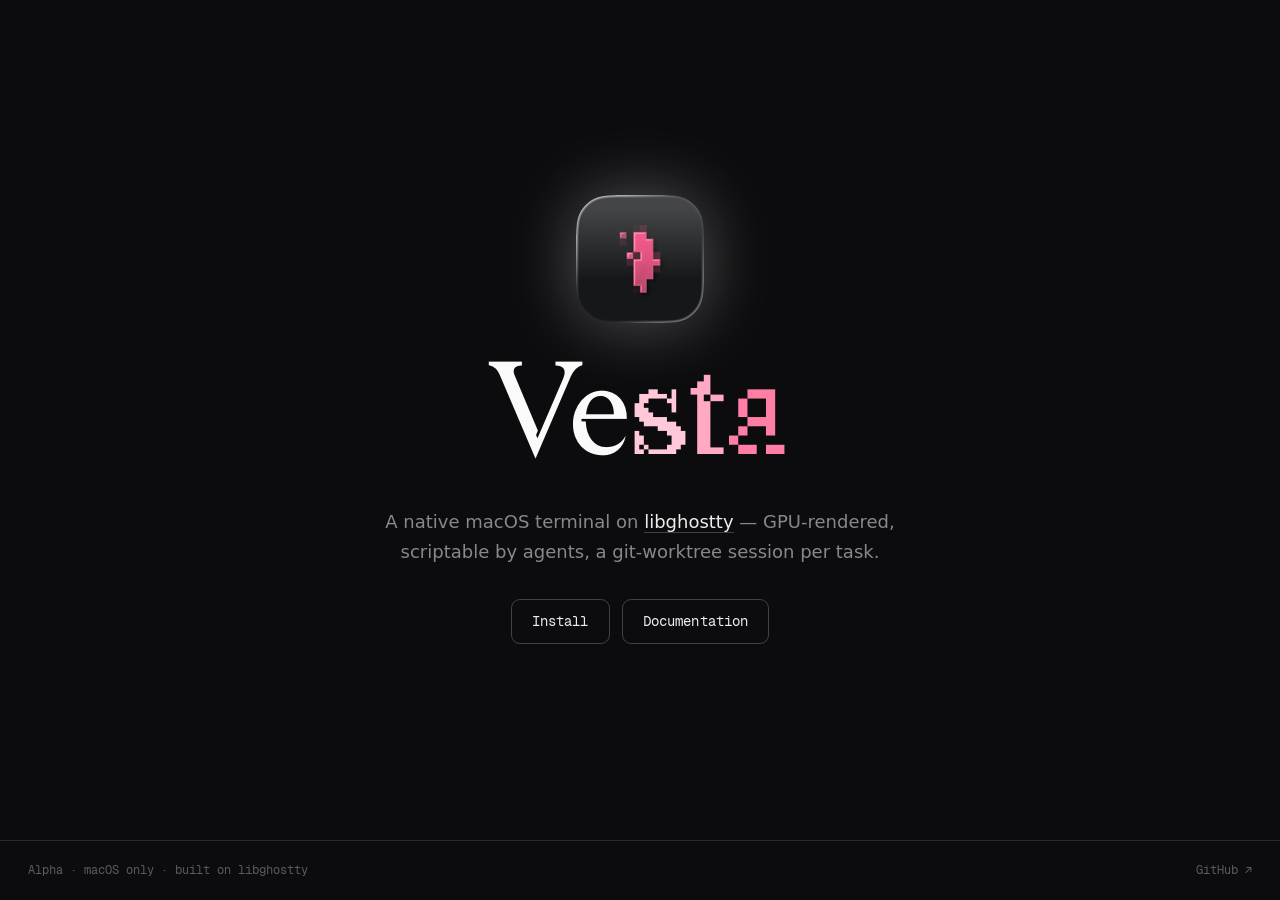
<file: index.html>
<!doctype html>
<html lang="en">
<head>
<meta charset="utf-8">
<meta name="viewport" content="width=device-width, initial-scale=1">
<title>Vesta — a native macOS terminal on libghostty</title>
<meta name="description" content="A native macOS terminal emulator built on libghostty. GPU-rendered, scriptable by agents, with a git-worktree session per task.">
<link rel="icon" href="assets/vesta-icon.png">
<link rel="apple-touch-icon" href="assets/vesta-icon.png">
<link rel="stylesheet" href="css/style.css">
</head>
<body class="home">
  <main class="hero">
    <img id="mark" class="mark" src="assets/icon/0-white.png" width="128" height="128" alt="Vesta">
    <h1 class="wordmark" aria-label="Vesta"><span>V</span><span>e</span><span>s</span><span>t</span><span>a</span></h1>
    <p class="lede">A native&nbsp;macOS terminal on <a href="https://ghostty.org">libghostty</a> —
      GPU-rendered, scriptable by agents, a git&#8209;worktree session per task.</p>
    <nav class="actions">
      <a class="btn" href="https://github.com/notnaki/Vesta/releases/latest">Install</a>
      <a class="btn" href="docs.html">Documentation</a>
    </nav>
  </main>
  <footer class="foot">
    <span>Alpha · macOS only · built on libghostty</span>
    <a href="https://github.com/notnaki/Vesta">GitHub ↗</a>
  </footer>
  <script>
    // landing: the mark de-corrupts (pixelated pink → clean white) while the wordmark
    // letters spin through Redaction grades and settle left-to-right (slot-machine feel)
    (function () {
      var mark = document.getElementById("mark");
      // Frames most-corrupt → clean: the 40 anim-NN stages (exported from the
      // AppIcon-anim/Vesta-anim-NN.icon docs, coarsest = 40), then pink, then clean white.
      // We keep only the ones that actually load, so the cycle self-heals if any is missing.
      var pad = function (n) { return n < 10 ? "0" + n : "" + n; };
      var candidates = [];
      for (var i = 40; i >= 1; i--) candidates.push("assets/icon/anim-" + pad(i) + ".png");
      candidates.push("assets/icon/1-pink.png", "assets/icon/0-white.png");
      var clean = "assets/icon/0-white.png";

      var gradeNums = [10, 20, 35, 50, 70, 100];
      var grades = gradeNums.map(function (n) { return "Redaction " + n; });
      var letters = document.querySelectorAll(".wordmark span");
      function fam(g) { return '"' + g + '", Georgia, serif'; }
      function corruptColor(n) {   // grade 10 ≈ white, grade 100 = full pink
        var t = (n - 10) / 90;
        return "rgb(255," + Math.round(255 - t * 194) + "," + Math.round(255 - t * 133) + ")";
      }

      var totalMs = 850 + letters.length * 200;
      var markMs = totalMs;   // mark resolves in lockstep with the wordmark settling
      function run(frames) {
        if (matchMedia("(prefers-reduced-motion: reduce)").matches) { if (mark) mark.src = clean; return; }
        if (mark && frames.length) mark.src = frames[0];
        var locked = [], step = 0;
        var tick = setInterval(function () {
          step++;
          letters.forEach(function (el, i) {
            if (locked[i]) return;
            var idx = (step + i) % grades.length;
            el.style.fontFamily = fam(grades[idx]);
            el.style.color = corruptColor(gradeNums[idx]);
          });
        }, 90);
        // mark: one-way resolve, stepping straight from most-corrupt to clean.
        var last = frames.length - 1, g = 0;
        var gtick = setInterval(function () {
          g++;
          if (mark) mark.src = frames[Math.min(last, g)];
          if (g >= last) clearInterval(gtick);
        }, markMs / (last + 1));
        letters.forEach(function (el, i) {
          setTimeout(function () { locked[i] = true; el.style.fontFamily = ""; el.style.color = ""; }, 850 + i * 200);
        });
        setTimeout(function () { clearInterval(tick); }, totalMs);
        setTimeout(function () { clearInterval(gtick); if (mark) mark.src = clean; }, markMs);
      }

      // preload candidates; keep (in order) only those that load, then start once fonts are ready
      var loaded = {}, pending = candidates.length;
      function ready() {
        var frames = candidates.filter(function (s) { return loaded[s]; });
        var go = function () { run(frames); };
        if (document.fonts && document.fonts.load) {
          Promise.all(grades.map(function (g) { return document.fonts.load('120px ' + JSON.stringify(g)); })).then(go, go);
        } else { go(); }
      }
      candidates.forEach(function (src) {
        var im = new Image();
        im.onload = function () { loaded[src] = true; if (--pending === 0) ready(); };
        im.onerror = function () { if (--pending === 0) ready(); };
        im.src = src;
      });
    })();
  </script>
</body>
</html>
</file>
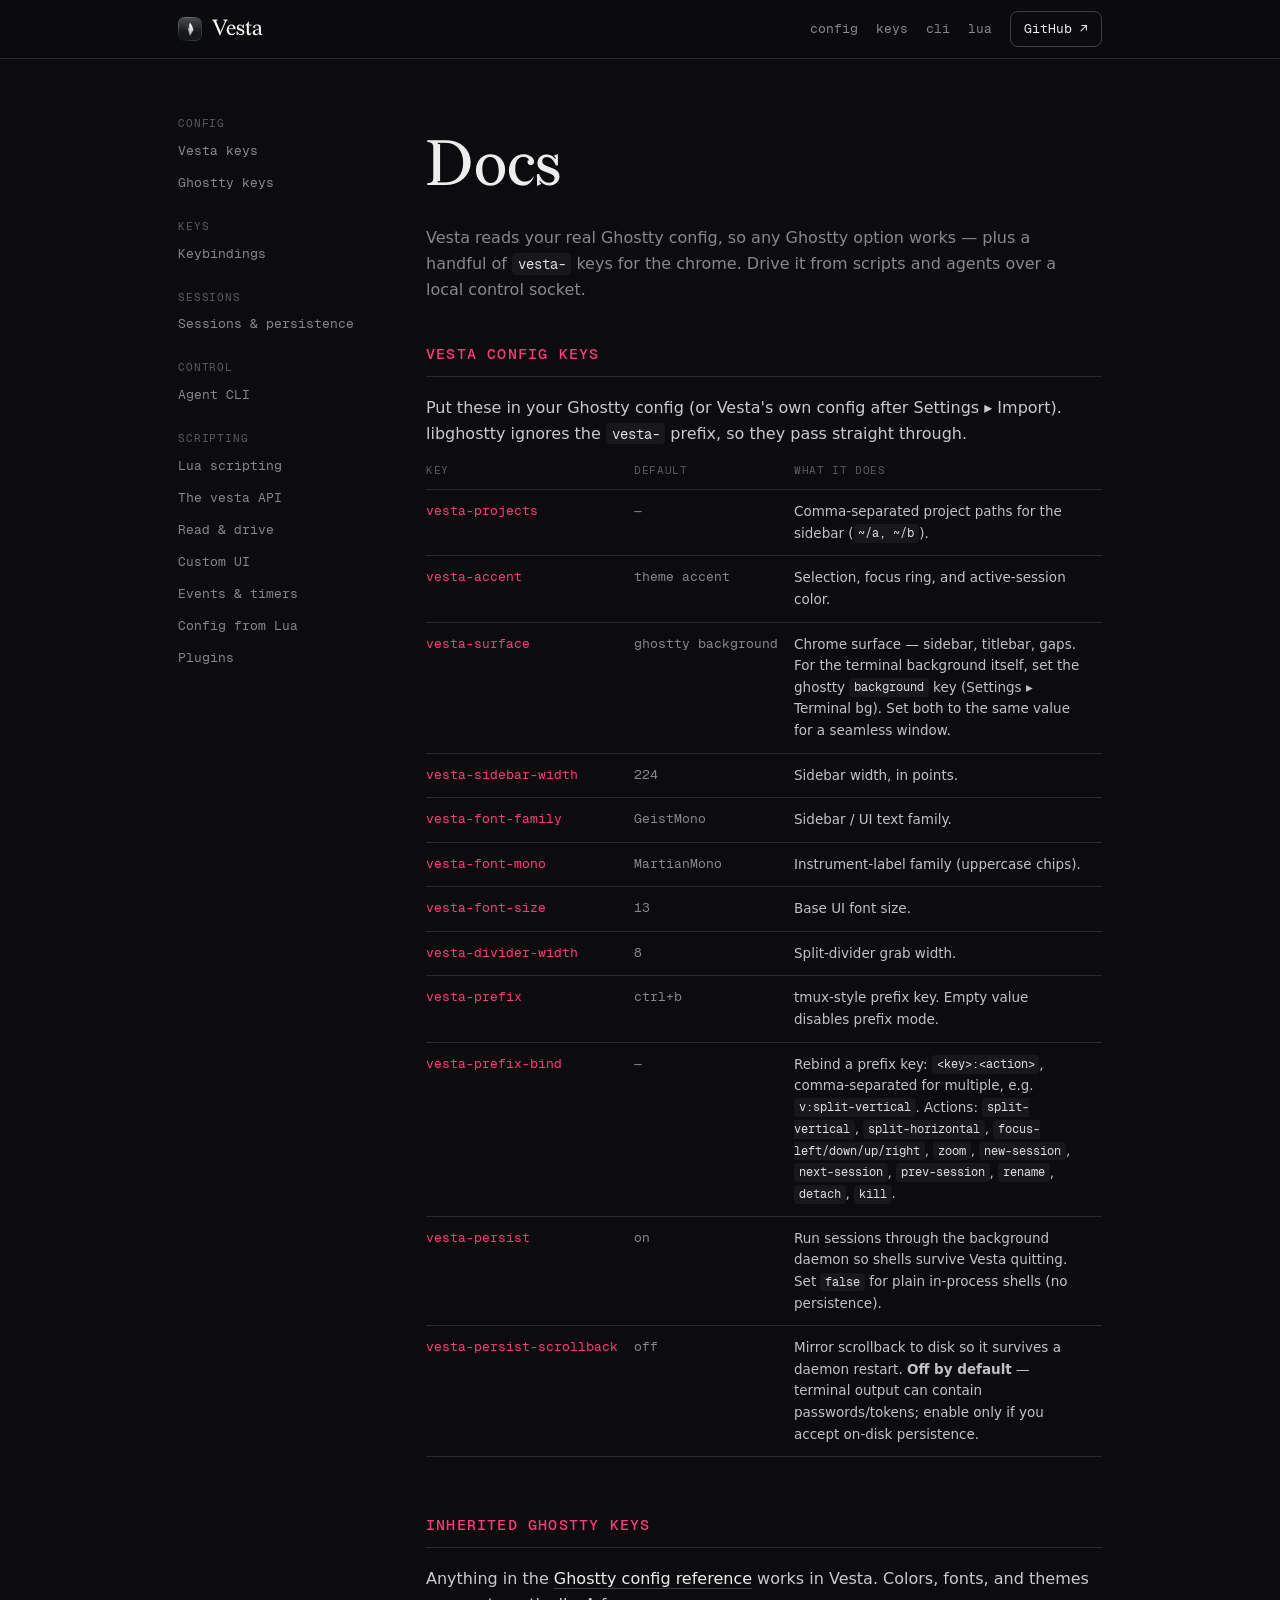
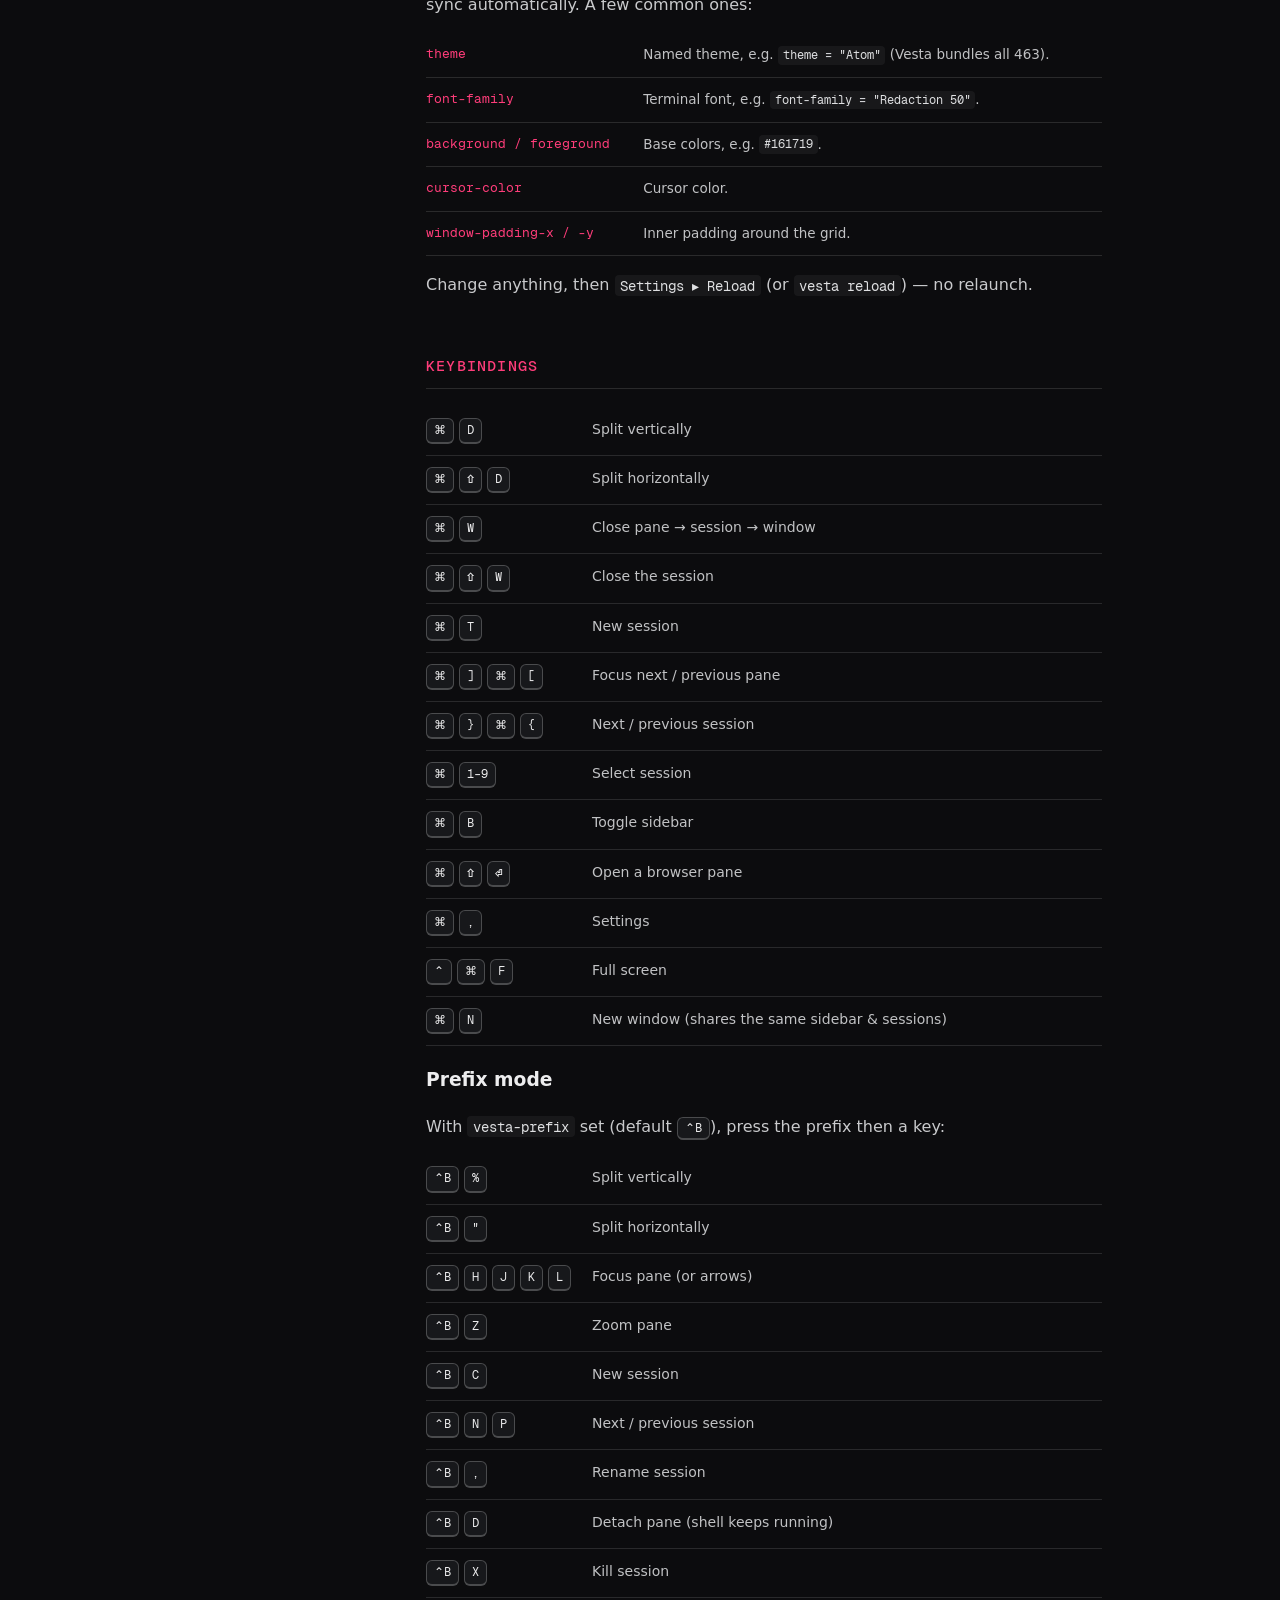
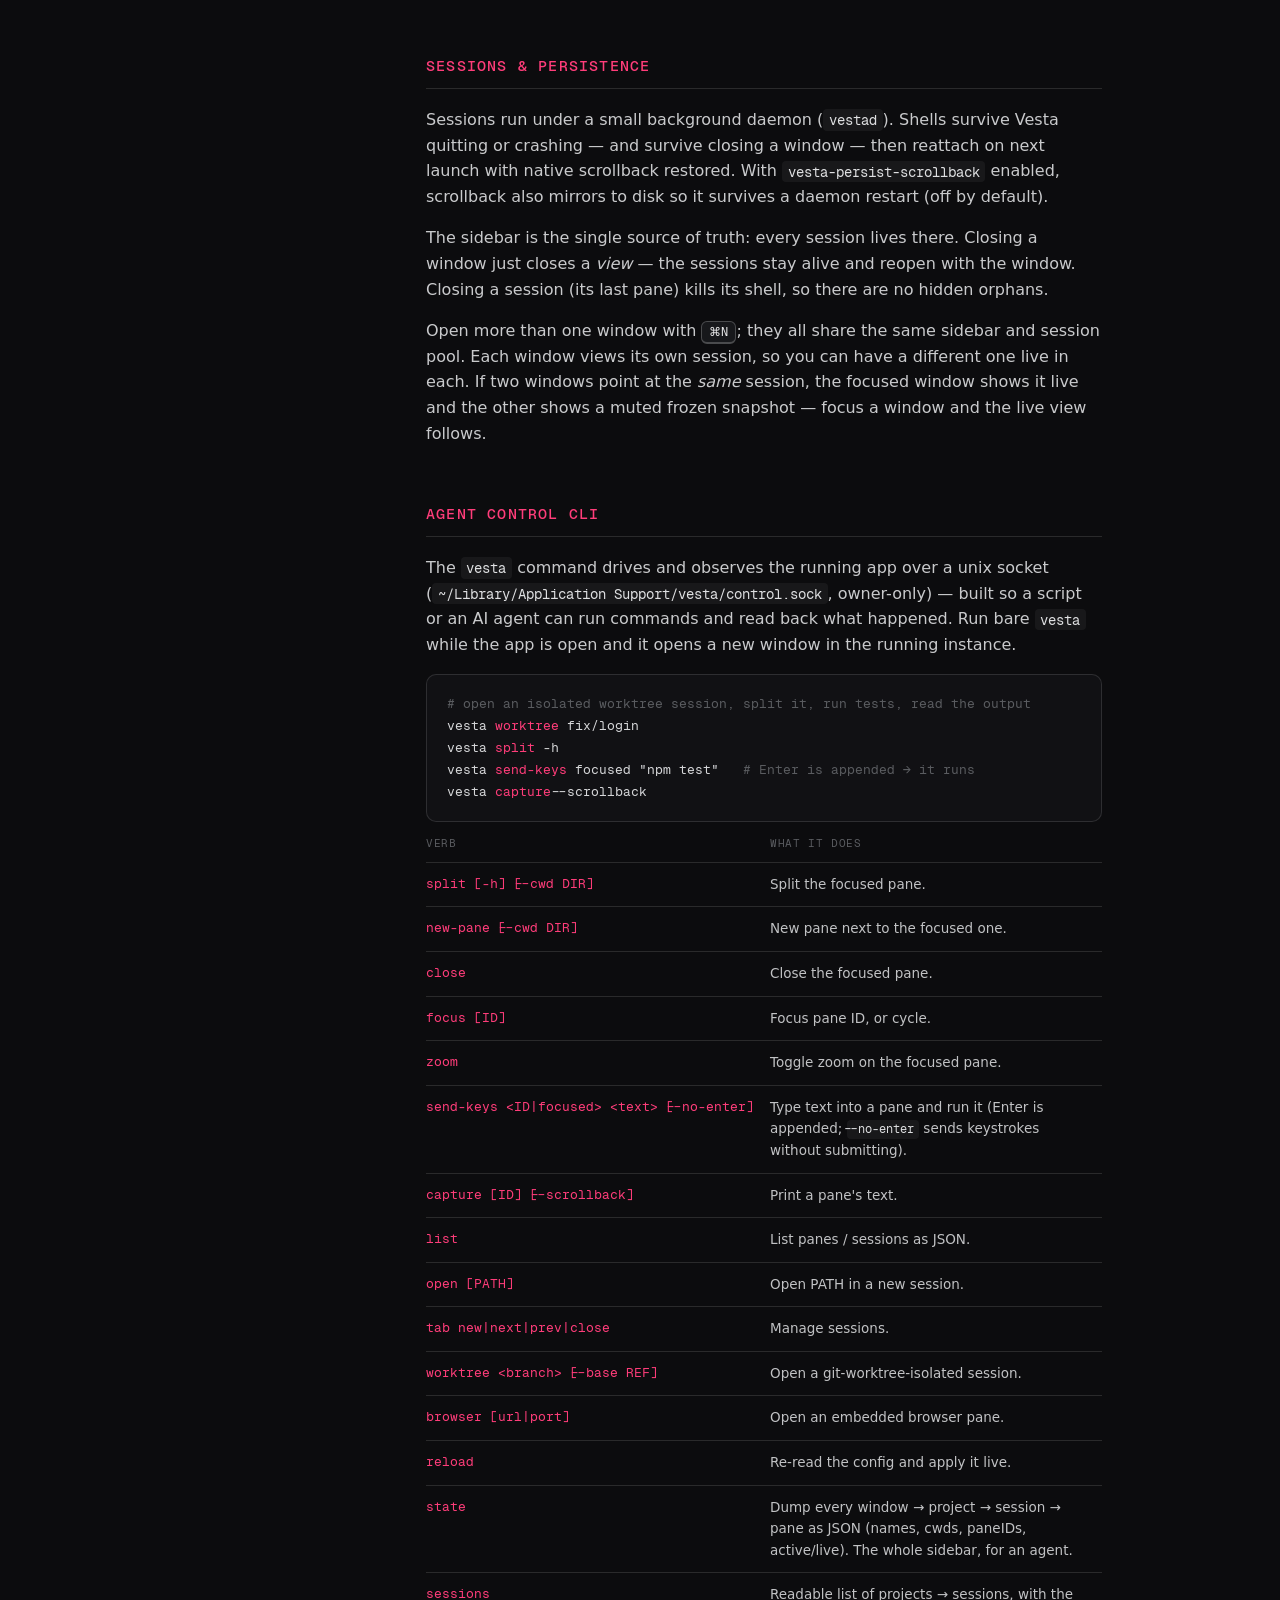
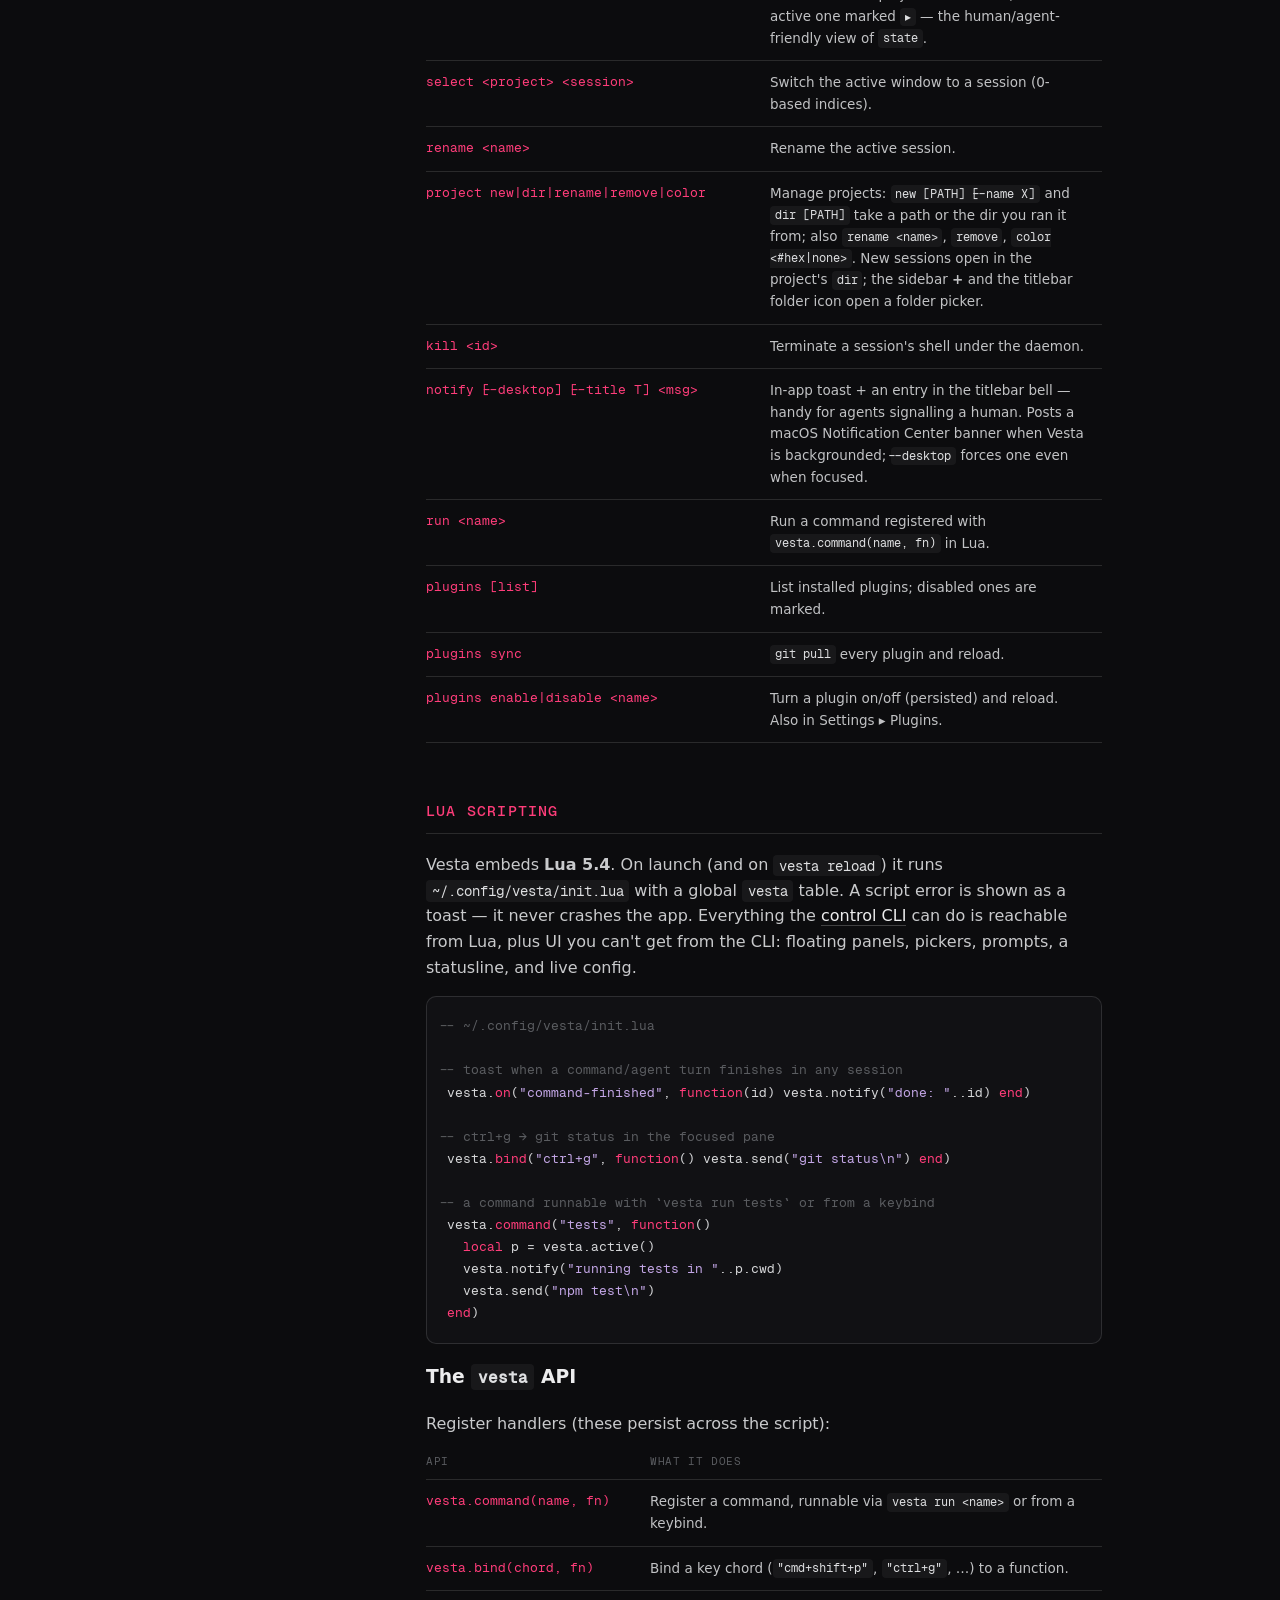
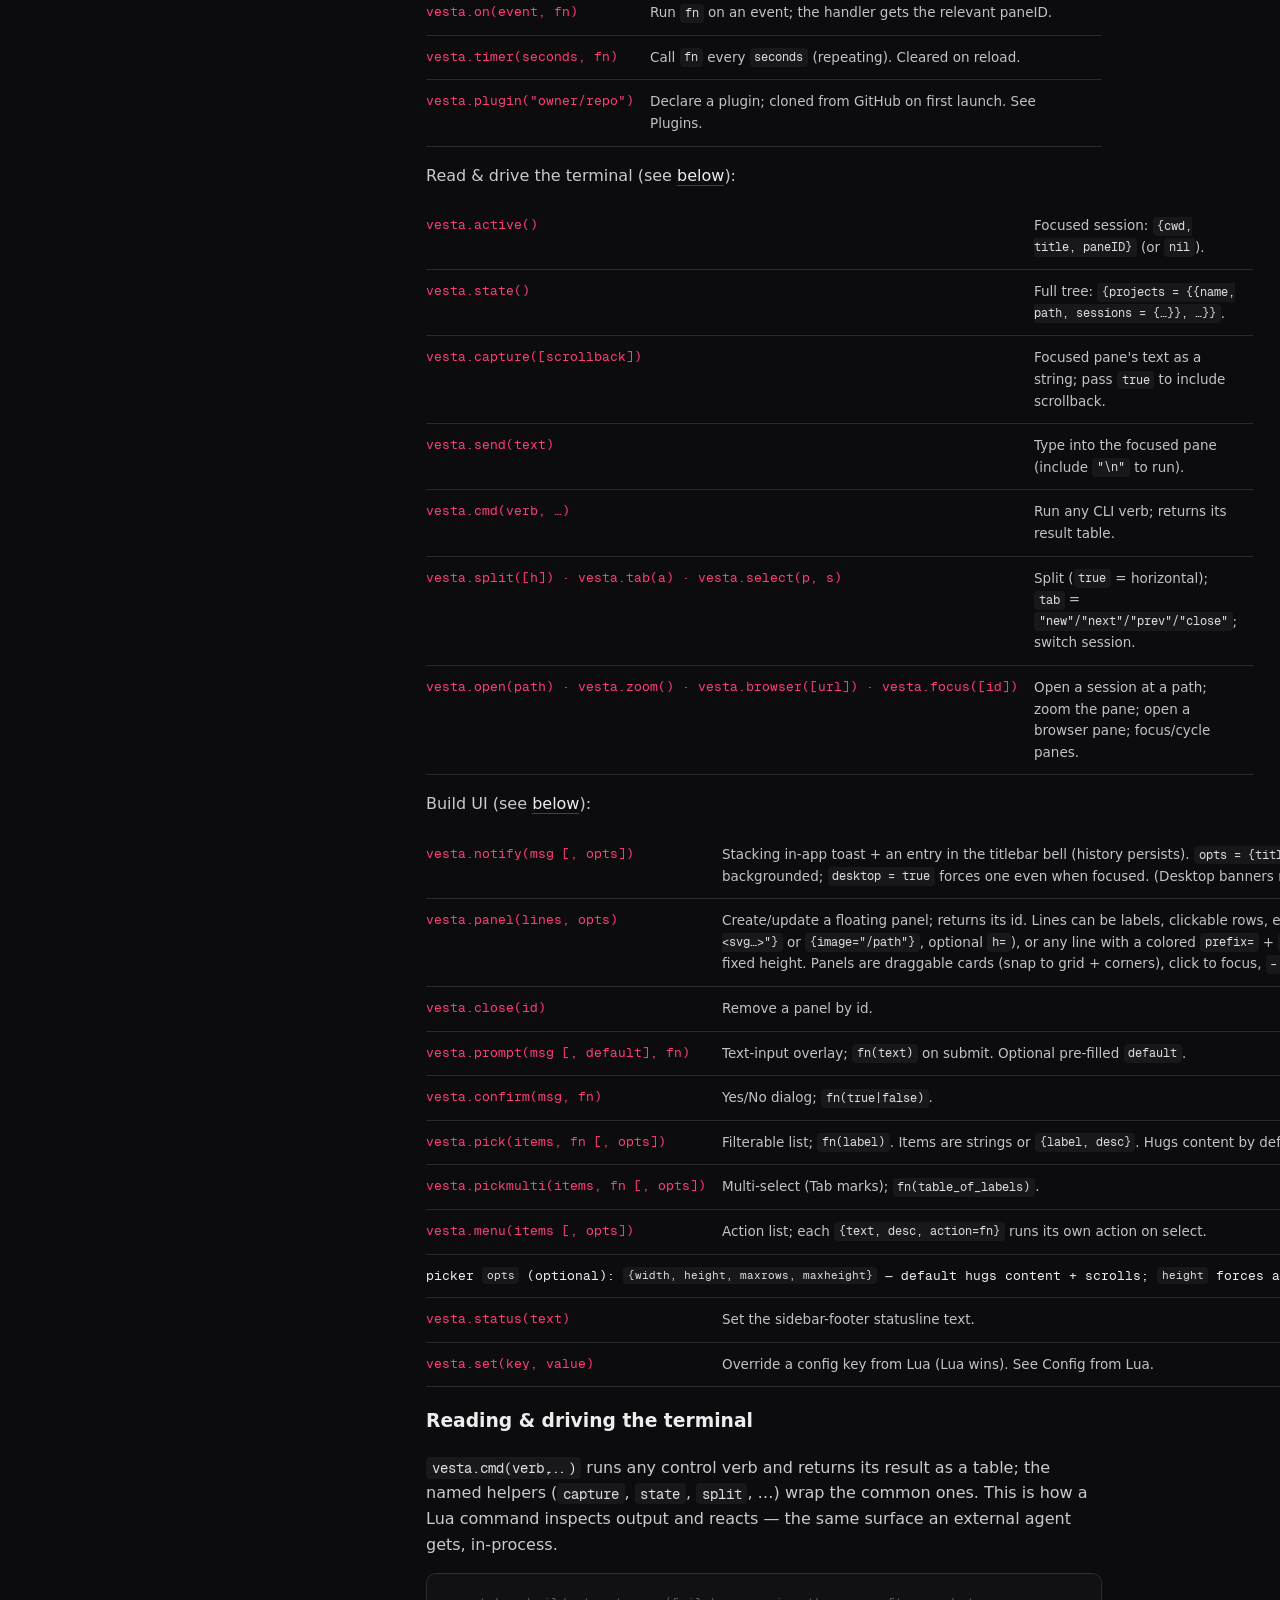
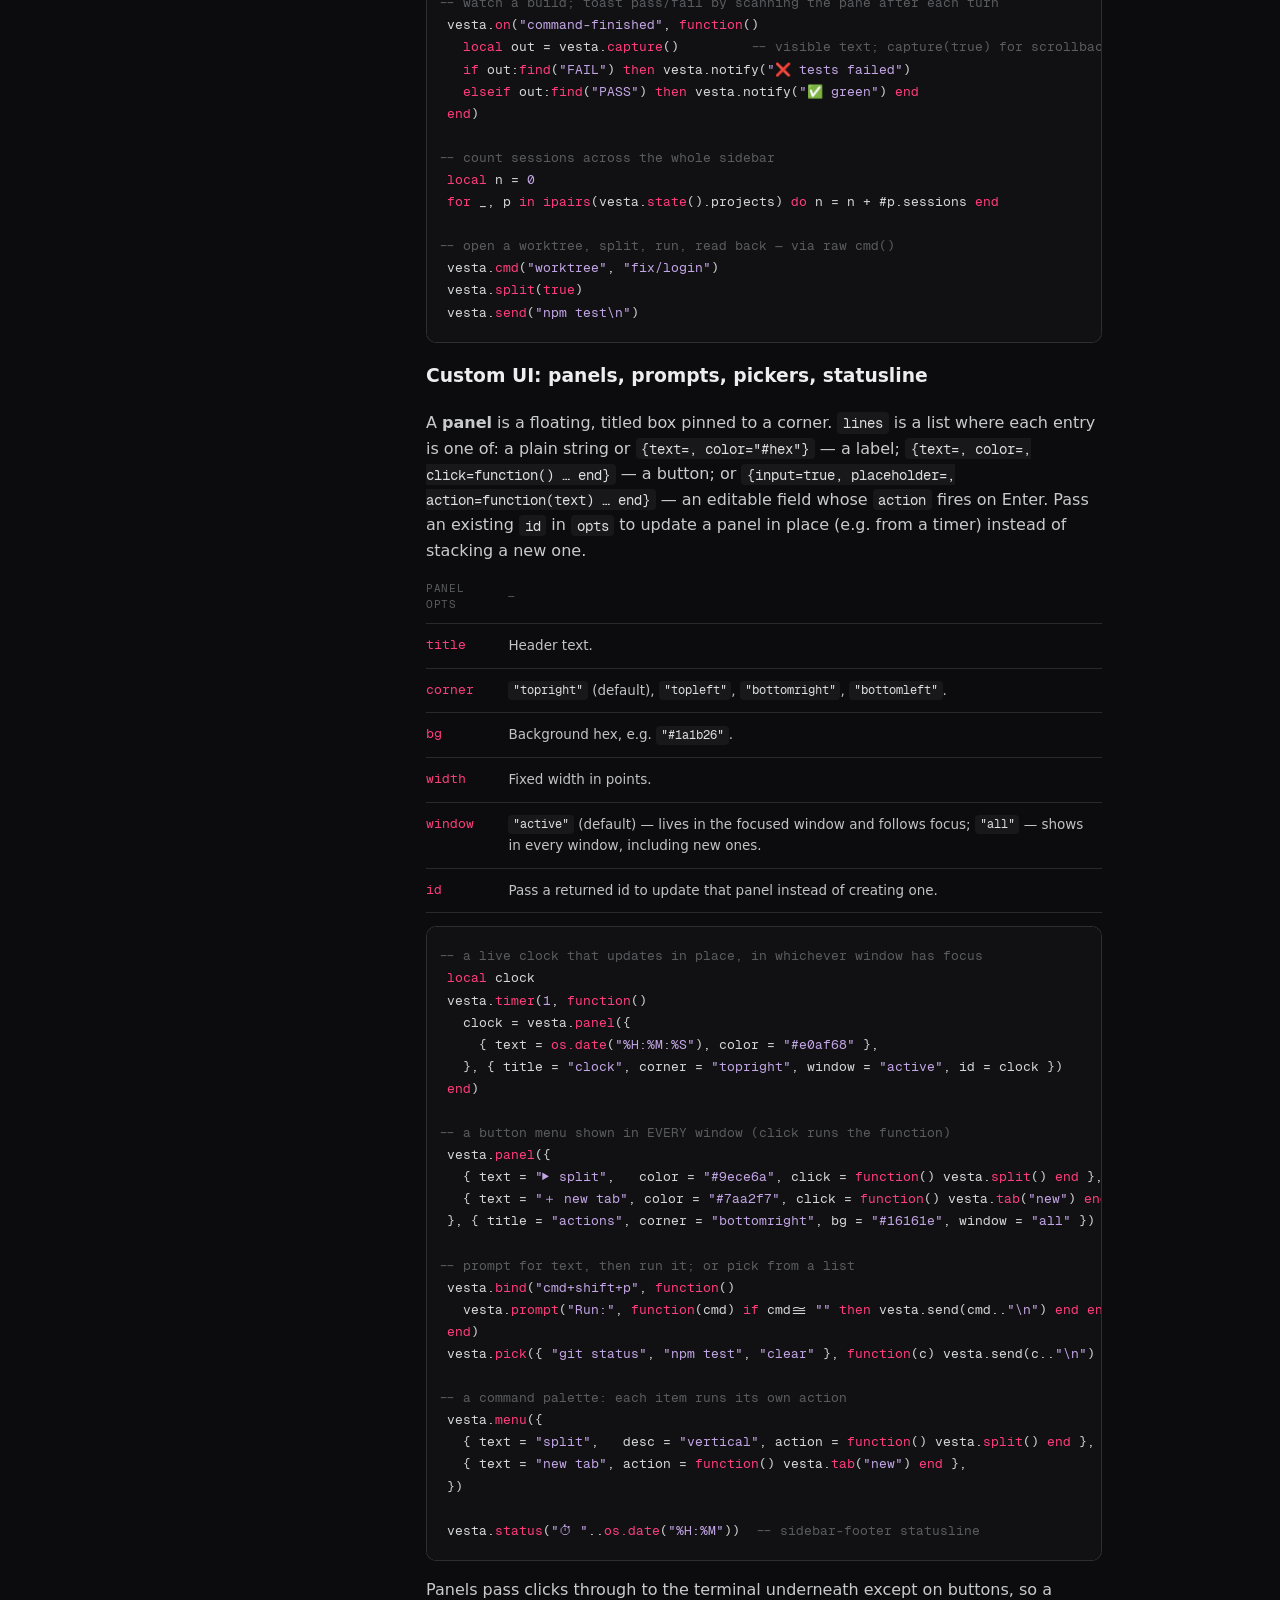
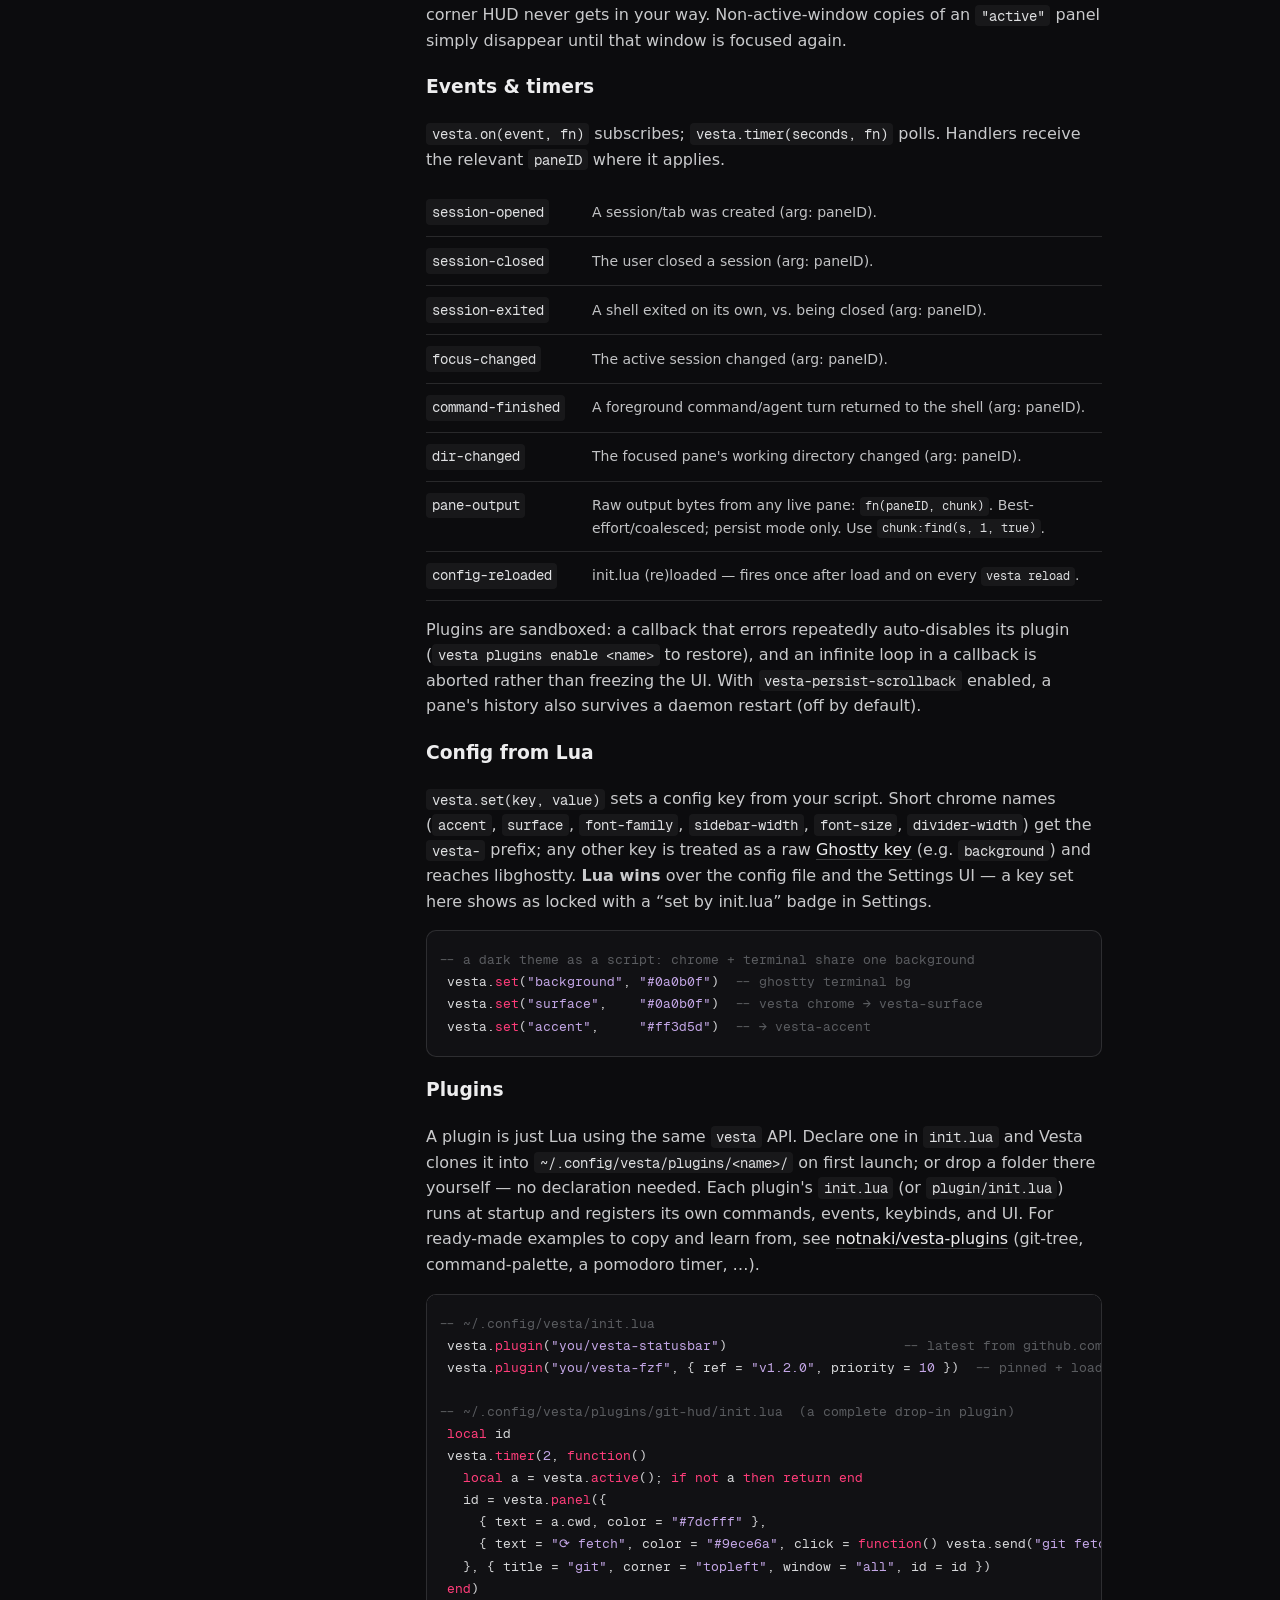
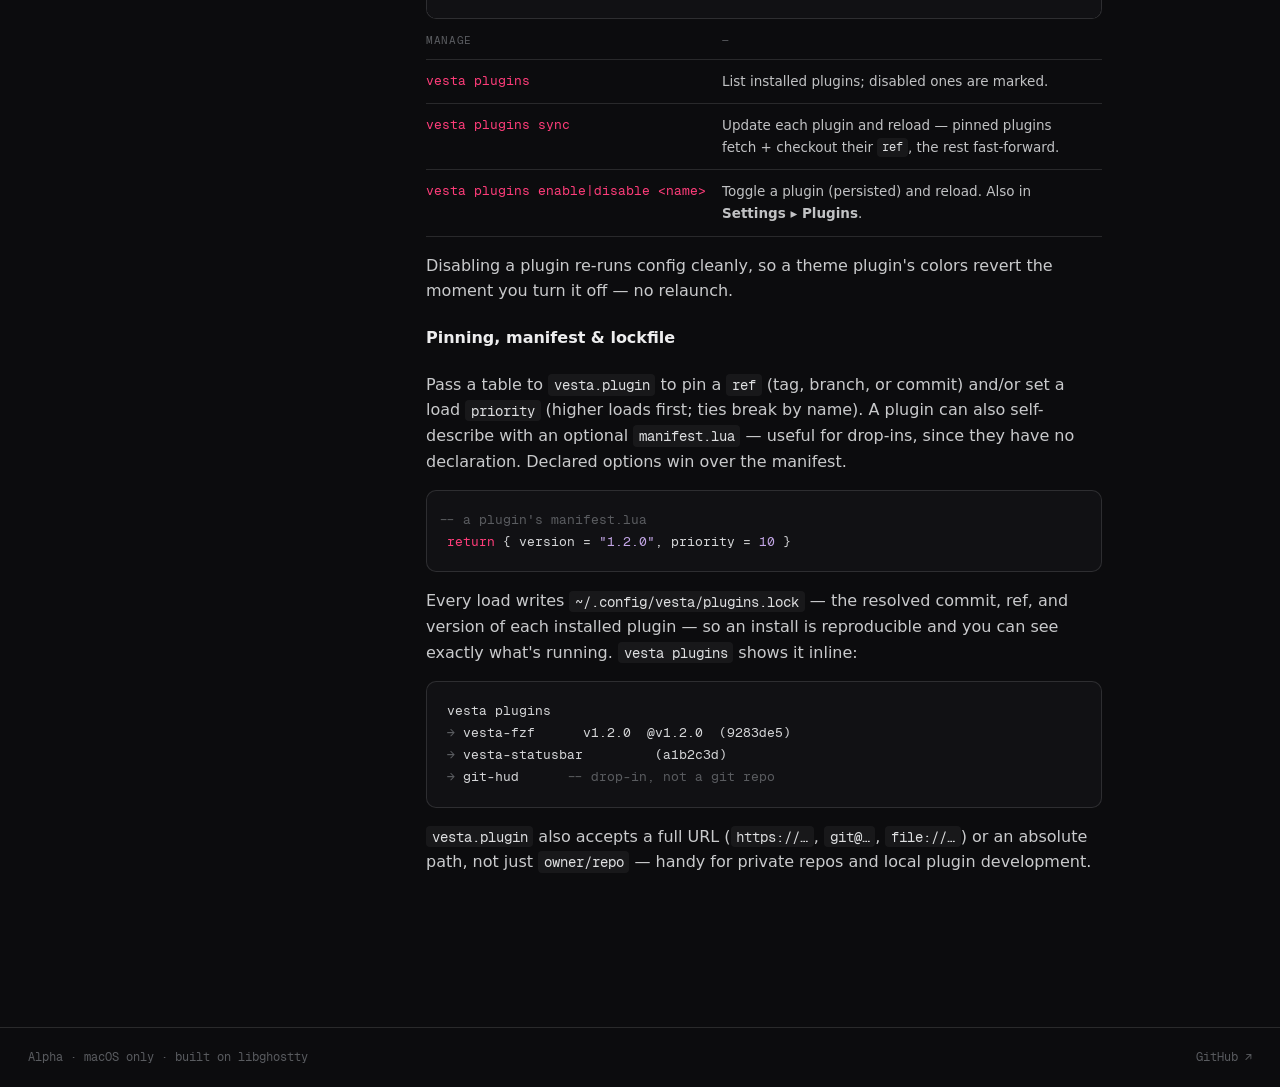
<file: docs.html>
<!doctype html>
<html lang="en">
<head>
<meta charset="utf-8">
<meta name="viewport" content="width=device-width, initial-scale=1">
<title>Vesta — Docs</title>
<meta name="description" content="Vesta documentation: config keys, keybindings, and the agent-control CLI.">
<link rel="icon" href="assets/vesta-icon.png">
<link rel="apple-touch-icon" href="assets/vesta-icon.png">
<link rel="stylesheet" href="css/style.css">
</head>
<body>
  <header class="nav">
    <div class="wrap">
      <a class="brand" href="index.html"><img src="assets/vesta-mark.png" alt="">Vesta</a>
      <span class="spacer"></span>
      <a class="lnk" href="#config">config</a>
      <a class="lnk" href="#keys">keys</a>
      <a class="lnk" href="#cli">cli</a>
      <a class="lnk" href="#lua">lua</a>
      <a class="ghbtn" href="https://github.com/notnaki/Vesta">GitHub ↗</a>
    </div>
  </header>

  <div class="wrap">
    <div class="docs">
      <aside class="toc">
        <div class="grp-t">Config</div>
        <a href="#config">Vesta keys</a>
        <a href="#ghostty">Ghostty keys</a>
        <div class="grp-t">Keys</div>
        <a href="#keys">Keybindings</a>
        <div class="grp-t">Sessions</div>
        <a href="#sessions">Sessions &amp; persistence</a>
        <div class="grp-t">Control</div>
        <a href="#cli">Agent CLI</a>
        <div class="grp-t">Scripting</div>
        <a href="#lua">Lua scripting</a>
        <a href="#lua-api">The vesta API</a>
        <a href="#lua-control">Read &amp; drive</a>
        <a href="#lua-ui">Custom UI</a>
        <a href="#lua-events">Events &amp; timers</a>
        <a href="#lua-config">Config from Lua</a>
        <a href="#lua-plugins">Plugins</a>
      </aside>

      <main class="doc">
        <h1>Docs</h1>
        <p class="sub">Vesta reads your real Ghostty config, so any Ghostty option works — plus a
          handful of <code>vesta-</code> keys for the chrome. Drive it from scripts and agents
          over a local control socket.</p>

        <section id="config">
          <h2>Vesta config keys</h2>
          <p>Put these in your Ghostty config (or Vesta's own config after Settings ▸ Import).
            libghostty ignores the <code>vesta-</code> prefix, so they pass straight through.</p>
          <table class="tbl">
            <thead><tr><th>Key</th><th>Default</th><th>What it does</th></tr></thead>
            <tbody>
              <tr><td class="k">vesta-projects</td><td class="def">—</td><td class="desc">Comma-separated project paths for the sidebar (<code>~/a, ~/b</code>).</td></tr>
              <tr><td class="k">vesta-accent</td><td class="def">theme accent</td><td class="desc">Selection, focus ring, and active-session color.</td></tr>
              <tr><td class="k">vesta-surface</td><td class="def">ghostty background</td><td class="desc">Chrome surface — sidebar, titlebar, gaps. For the terminal background itself, set the ghostty <code>background</code> key (Settings ▸ Terminal bg). Set both to the same value for a seamless window.</td></tr>
              <tr><td class="k">vesta-sidebar-width</td><td class="def">224</td><td class="desc">Sidebar width, in points.</td></tr>
              <tr><td class="k">vesta-font-family</td><td class="def">GeistMono</td><td class="desc">Sidebar / UI text family.</td></tr>
              <tr><td class="k">vesta-font-mono</td><td class="def">MartianMono</td><td class="desc">Instrument-label family (uppercase chips).</td></tr>
              <tr><td class="k">vesta-font-size</td><td class="def">13</td><td class="desc">Base UI font size.</td></tr>
              <tr><td class="k">vesta-divider-width</td><td class="def">8</td><td class="desc">Split-divider grab width.</td></tr>
              <tr><td class="k">vesta-prefix</td><td class="def">ctrl+b</td><td class="desc">tmux-style prefix key. Empty value disables prefix mode.</td></tr>
              <tr><td class="k">vesta-prefix-bind</td><td class="def">—</td><td class="desc">Rebind a prefix key: <code>&lt;key&gt;:&lt;action&gt;</code>, comma-separated for multiple, e.g. <code>v:split-vertical</code>. Actions: <code>split-vertical</code>, <code>split-horizontal</code>, <code>focus-left/down/up/right</code>, <code>zoom</code>, <code>new-session</code>, <code>next-session</code>, <code>prev-session</code>, <code>rename</code>, <code>detach</code>, <code>kill</code>.</td></tr>
              <tr><td class="k">vesta-persist</td><td class="def">on</td><td class="desc">Run sessions through the background daemon so shells survive Vesta quitting. Set <code>false</code> for plain in-process shells (no persistence).</td></tr>
              <tr><td class="k">vesta-persist-scrollback</td><td class="def">off</td><td class="desc">Mirror scrollback to disk so it survives a daemon restart. <strong>Off by default</strong> — terminal output can contain passwords/tokens; enable only if you accept on-disk persistence.</td></tr>
            </tbody>
          </table>
        </section>

        <section id="ghostty">
          <h2>Inherited Ghostty keys</h2>
          <p>Anything in the <a href="https://ghostty.org/docs/config">Ghostty config reference</a>
            works in Vesta. Colors, fonts, and themes sync automatically. A few common ones:</p>
          <table class="tbl">
            <tbody>
              <tr><td class="k">theme</td><td class="desc">Named theme, e.g. <code>theme = "Atom"</code> (Vesta bundles all 463).</td></tr>
              <tr><td class="k">font-family</td><td class="desc">Terminal font, e.g. <code>font-family = "Redaction 50"</code>.</td></tr>
              <tr><td class="k">background / foreground</td><td class="desc">Base colors, e.g. <code>#161719</code>.</td></tr>
              <tr><td class="k">cursor-color</td><td class="desc">Cursor color.</td></tr>
              <tr><td class="k">window-padding-x / -y</td><td class="desc">Inner padding around the grid.</td></tr>
            </tbody>
          </table>
          <p>Change anything, then <code>Settings ▸ Reload</code> (or <code>vesta reload</code>) — no relaunch.</p>
        </section>

        <section id="keys">
          <h2>Keybindings</h2>
          <div class="keys">
            <div class="row"><span class="ks"><kbd>⌘</kbd><kbd>D</kbd></span><span class="kd">Split vertically</span></div>
            <div class="row"><span class="ks"><kbd>⌘</kbd><kbd>⇧</kbd><kbd>D</kbd></span><span class="kd">Split horizontally</span></div>
            <div class="row"><span class="ks"><kbd>⌘</kbd><kbd>W</kbd></span><span class="kd">Close pane → session → window</span></div>
            <div class="row"><span class="ks"><kbd>⌘</kbd><kbd>⇧</kbd><kbd>W</kbd></span><span class="kd">Close the session</span></div>
            <div class="row"><span class="ks"><kbd>⌘</kbd><kbd>T</kbd></span><span class="kd">New session</span></div>
            <div class="row"><span class="ks"><kbd>⌘</kbd><kbd>]</kbd> <kbd>⌘</kbd><kbd>[</kbd></span><span class="kd">Focus next / previous pane</span></div>
            <div class="row"><span class="ks"><kbd>⌘</kbd><kbd>}</kbd> <kbd>⌘</kbd><kbd>{</kbd></span><span class="kd">Next / previous session</span></div>
            <div class="row"><span class="ks"><kbd>⌘</kbd><kbd>1–9</kbd></span><span class="kd">Select session</span></div>
            <div class="row"><span class="ks"><kbd>⌘</kbd><kbd>B</kbd></span><span class="kd">Toggle sidebar</span></div>
            <div class="row"><span class="ks"><kbd>⌘</kbd><kbd>⇧</kbd><kbd>⏎</kbd></span><span class="kd">Open a browser pane</span></div>
            <div class="row"><span class="ks"><kbd>⌘</kbd><kbd>,</kbd></span><span class="kd">Settings</span></div>
            <div class="row"><span class="ks"><kbd>⌃</kbd><kbd>⌘</kbd><kbd>F</kbd></span><span class="kd">Full screen</span></div>
            <div class="row"><span class="ks"><kbd>⌘</kbd><kbd>N</kbd></span><span class="kd">New window (shares the same sidebar &amp; sessions)</span></div>
          </div>

          <h3>Prefix mode</h3>
          <p>With <code>vesta-prefix</code> set (default <kbd>⌃B</kbd>), press the prefix then a key:</p>
          <div class="keys">
            <div class="row"><span class="ks"><kbd>⌃B</kbd> <kbd>%</kbd></span><span class="kd">Split vertically</span></div>
            <div class="row"><span class="ks"><kbd>⌃B</kbd> <kbd>"</kbd></span><span class="kd">Split horizontally</span></div>
            <div class="row"><span class="ks"><kbd>⌃B</kbd> <kbd>H</kbd><kbd>J</kbd><kbd>K</kbd><kbd>L</kbd></span><span class="kd">Focus pane (or arrows)</span></div>
            <div class="row"><span class="ks"><kbd>⌃B</kbd> <kbd>Z</kbd></span><span class="kd">Zoom pane</span></div>
            <div class="row"><span class="ks"><kbd>⌃B</kbd> <kbd>C</kbd></span><span class="kd">New session</span></div>
            <div class="row"><span class="ks"><kbd>⌃B</kbd> <kbd>N</kbd> <kbd>P</kbd></span><span class="kd">Next / previous session</span></div>
            <div class="row"><span class="ks"><kbd>⌃B</kbd> <kbd>,</kbd></span><span class="kd">Rename session</span></div>
            <div class="row"><span class="ks"><kbd>⌃B</kbd> <kbd>D</kbd></span><span class="kd">Detach pane (shell keeps running)</span></div>
            <div class="row"><span class="ks"><kbd>⌃B</kbd> <kbd>X</kbd></span><span class="kd">Kill session</span></div>
          </div>
        </section>

        <section id="sessions">
          <h2>Sessions &amp; persistence</h2>
          <p>Sessions run under a small background daemon (<code>vestad</code>). Shells survive Vesta
            quitting or crashing — and survive closing a window — then reattach on next launch with
            native scrollback restored. With <code>vesta-persist-scrollback</code> enabled, scrollback
            also mirrors to disk so it survives a daemon restart (off by default).</p>
          <p>The sidebar is the single source of truth: every session lives there. Closing a window
            just closes a <em>view</em> — the sessions stay alive and reopen with the window. Closing
            a session (its last pane) kills its shell, so there are no hidden orphans.</p>
          <p>Open more than one window with <kbd>⌘N</kbd>; they all share the same sidebar and session
            pool. Each window views its own session, so you can have a different one live in each.
            If two windows point at the <em>same</em> session, the focused window shows it live and
            the other shows a muted frozen snapshot — focus a window and the live view follows.</p>
        </section>

        <section id="cli">
          <h2>Agent control CLI</h2>
          <p>The <code>vesta</code> command drives and observes the running app over a unix socket
            (<code>~/Library/Application&nbsp;Support/vesta/control.sock</code>, owner-only) — built so a
            script or an AI agent can run commands and read back what happened. Run bare
            <code>vesta</code> while the app is open and it opens a new window in the running instance.</p>
<pre><span class="c"># open an isolated worktree session, split it, run tests, read the output</span>
vesta <span class="a">worktree</span> fix/login
vesta <span class="a">split</span> -h
vesta <span class="a">send-keys</span> focused "npm test"   <span class="c"># Enter is appended → it runs</span>
vesta <span class="a">capture</span> --scrollback</pre>
          <table class="tbl">
            <thead><tr><th>Verb</th><th>What it does</th></tr></thead>
            <tbody>
              <tr><td class="k">split [-h] [--cwd DIR]</td><td class="desc">Split the focused pane.</td></tr>
              <tr><td class="k">new-pane [--cwd DIR]</td><td class="desc">New pane next to the focused one.</td></tr>
              <tr><td class="k">close</td><td class="desc">Close the focused pane.</td></tr>
              <tr><td class="k">focus [ID]</td><td class="desc">Focus pane ID, or cycle.</td></tr>
              <tr><td class="k">zoom</td><td class="desc">Toggle zoom on the focused pane.</td></tr>
              <tr><td class="k">send-keys &lt;ID|focused&gt; &lt;text&gt; [--no-enter]</td><td class="desc">Type text into a pane and run it (Enter is appended; <code>--no-enter</code> sends keystrokes without submitting).</td></tr>
              <tr><td class="k">capture [ID] [--scrollback]</td><td class="desc">Print a pane's text.</td></tr>
              <tr><td class="k">list</td><td class="desc">List panes / sessions as JSON.</td></tr>
              <tr><td class="k">open [PATH]</td><td class="desc">Open PATH in a new session.</td></tr>
              <tr><td class="k">tab new|next|prev|close</td><td class="desc">Manage sessions.</td></tr>
              <tr><td class="k">worktree &lt;branch&gt; [--base REF]</td><td class="desc">Open a git-worktree-isolated session.</td></tr>
              <tr><td class="k">browser [url|port]</td><td class="desc">Open an embedded browser pane.</td></tr>
              <tr><td class="k">reload</td><td class="desc">Re-read the config and apply it live.</td></tr>
              <tr><td class="k">state</td><td class="desc">Dump every window → project → session → pane as JSON (names, cwds, paneIDs, active/live). The whole sidebar, for an agent.</td></tr>
              <tr><td class="k">sessions</td><td class="desc">Readable list of projects → sessions, with the active one marked <code>▸</code> — the human/agent-friendly view of <code>state</code>.</td></tr>
              <tr><td class="k">select &lt;project&gt; &lt;session&gt;</td><td class="desc">Switch the active window to a session (0-based indices).</td></tr>
              <tr><td class="k">rename &lt;name&gt;</td><td class="desc">Rename the active session.</td></tr>
              <tr><td class="k">project new|dir|rename|remove|color</td><td class="desc">Manage projects: <code>new [PATH] [--name X]</code> and <code>dir [PATH]</code> take a path or the dir you ran it from; also <code>rename &lt;name&gt;</code>, <code>remove</code>, <code>color &lt;#hex|none&gt;</code>. New sessions open in the project's <code>dir</code>; the sidebar <strong>+</strong> and the titlebar folder icon open a folder picker.</td></tr>
              <tr><td class="k">kill &lt;id&gt;</td><td class="desc">Terminate a session's shell under the daemon.</td></tr>
              <tr><td class="k">notify [--desktop] [--title T] &lt;msg&gt;</td><td class="desc">In-app toast + an entry in the titlebar bell — handy for agents signalling a human. Posts a macOS Notification Center banner when Vesta is backgrounded; <code>--desktop</code> forces one even when focused.</td></tr>
              <tr><td class="k">run &lt;name&gt;</td><td class="desc">Run a command registered with <code>vesta.command(name, fn)</code> in Lua.</td></tr>
              <tr><td class="k">plugins [list]</td><td class="desc">List installed plugins; disabled ones are marked.</td></tr>
              <tr><td class="k">plugins sync</td><td class="desc"><code>git pull</code> every plugin and reload.</td></tr>
              <tr><td class="k">plugins enable|disable &lt;name&gt;</td><td class="desc">Turn a plugin on/off (persisted) and reload. Also in Settings ▸ Plugins.</td></tr>
            </tbody>
          </table>
        </section>

        <section id="lua">
          <h2>Lua scripting</h2>
          <p>Vesta embeds <strong>Lua 5.4</strong>. On launch (and on <code>vesta reload</code>) it runs
            <code>~/.config/vesta/init.lua</code> with a global <code>vesta</code> table. A script error
            is shown as a toast — it never crashes the app. Everything the
            <a href="#cli">control CLI</a> can do is reachable from Lua, plus UI you can't get from
            the CLI: floating panels, pickers, prompts, a statusline, and live config.</p>
<pre><span class="c">-- ~/.config/vesta/init.lua</span>

<span class="c">-- toast when a command/agent turn finishes in any session</span>
vesta.<span class="a">on</span>(<span class="s">"command-finished"</span>, <span class="a">function</span>(id) vesta.notify(<span class="s">"done: "</span>..id) <span class="a">end</span>)

<span class="c">-- ctrl+g → git status in the focused pane</span>
vesta.<span class="a">bind</span>(<span class="s">"ctrl+g"</span>, <span class="a">function</span>() vesta.send(<span class="s">"git status\n"</span>) <span class="a">end</span>)

<span class="c">-- a command runnable with `vesta run tests` or from a keybind</span>
vesta.<span class="a">command</span>(<span class="s">"tests"</span>, <span class="a">function</span>()
  <span class="a">local</span> p = vesta.active()
  vesta.notify(<span class="s">"running tests in "</span>..p.cwd)
  vesta.send(<span class="s">"npm test\n"</span>)
<span class="a">end</span>)</pre>

          <h3 id="lua-api">The <code>vesta</code> API</h3>
          <p>Register handlers (these persist across the script):</p>
          <table class="tbl">
            <thead><tr><th>API</th><th>What it does</th></tr></thead>
            <tbody>
              <tr><td class="k">vesta.command(name, fn)</td><td class="desc">Register a command, runnable via <code>vesta run &lt;name&gt;</code> or from a keybind.</td></tr>
              <tr><td class="k">vesta.bind(chord, fn)</td><td class="desc">Bind a key chord (<code>"cmd+shift+p"</code>, <code>"ctrl+g"</code>, …) to a function.</td></tr>
              <tr><td class="k">vesta.on(event, fn)</td><td class="desc">Run <code>fn</code> on an <a href="#lua-events">event</a>; the handler gets the relevant paneID.</td></tr>
              <tr><td class="k">vesta.timer(seconds, fn)</td><td class="desc">Call <code>fn</code> every <code>seconds</code> (repeating). Cleared on reload.</td></tr>
              <tr><td class="k">vesta.plugin("owner/repo")</td><td class="desc">Declare a plugin; cloned from GitHub on first launch. See <a href="#lua-plugins">Plugins</a>.</td></tr>
            </tbody>
          </table>
          <p>Read &amp; drive the terminal (see <a href="#lua-control">below</a>):</p>
          <table class="tbl">
            <tbody>
              <tr><td class="k">vesta.active()</td><td class="desc">Focused session: <code>{cwd, title, paneID}</code> (or <code>nil</code>).</td></tr>
              <tr><td class="k">vesta.state()</td><td class="desc">Full tree: <code>{projects = {{name, path, sessions = {…}}, …}}</code>.</td></tr>
              <tr><td class="k">vesta.capture([scrollback])</td><td class="desc">Focused pane's text as a string; pass <code>true</code> to include scrollback.</td></tr>
              <tr><td class="k">vesta.send(text)</td><td class="desc">Type into the focused pane (include <code>"\n"</code> to run).</td></tr>
              <tr><td class="k">vesta.cmd(verb, …)</td><td class="desc">Run any <a href="#cli">CLI verb</a>; returns its result table.</td></tr>
              <tr><td class="k">vesta.split([h]) · vesta.tab(a) · vesta.select(p, s)</td><td class="desc">Split (<code>true</code> = horizontal); <code>tab</code> = <code>"new"/"next"/"prev"/"close"</code>; switch session.</td></tr>
              <tr><td class="k">vesta.open(path) · vesta.zoom() · vesta.browser([url]) · vesta.focus([id])</td><td class="desc">Open a session at a path; zoom the pane; open a browser pane; focus/cycle panes.</td></tr>
            </tbody>
          </table>
          <p>Build UI (see <a href="#lua-ui">below</a>):</p>
          <table class="tbl">
            <tbody>
              <tr><td class="k">vesta.notify(msg [, opts])</td><td class="desc">Stacking in-app toast + an entry in the titlebar bell (history persists). <code>opts = {title, desktop}</code>: a macOS Notification Center banner fires when Vesta is backgrounded; <code>desktop = true</code> forces one even when focused. (Desktop banners need the bundled app.)</td></tr>
              <tr><td class="k">vesta.panel(lines, opts)</td><td class="desc">Create/update a floating panel; returns its id. Lines can be labels, clickable rows, editable fields (<code>{input=true, placeholder=, action=fn}</code>), images (<code>{svg="&lt;svg…&gt;"}</code> or <code>{image="/path"}</code>, optional <code>h=</code>), or any line with a colored <code>prefix=</code> + <code>prefixColor=</code> (e.g. a graph gutter). <code>opts.height</code> scrolls content in a fixed height. Panels are draggable cards (snap to grid + corners), click to focus, <code>–</code> to edge-minimize; position persists per <code>title</code>.</td></tr>
              <tr><td class="k">vesta.close(id)</td><td class="desc">Remove a panel by id.</td></tr>
              <tr><td class="k">vesta.prompt(msg [, default], fn)</td><td class="desc">Text-input overlay; <code>fn(text)</code> on submit. Optional pre-filled <code>default</code>.</td></tr>
              <tr><td class="k">vesta.confirm(msg, fn)</td><td class="desc">Yes/No dialog; <code>fn(true|false)</code>.</td></tr>
              <tr><td class="k">vesta.pick(items, fn [, opts])</td><td class="desc">Filterable list; <code>fn(label)</code>. Items are strings or <code>{label, desc}</code>. Hugs content by default.</td></tr>
              <tr><td class="k">vesta.pickmulti(items, fn [, opts])</td><td class="desc">Multi-select (Tab marks); <code>fn(table_of_labels)</code>.</td></tr>
              <tr><td class="k">vesta.menu(items [, opts])</td><td class="desc">Action list; each <code>{text, desc, action=fn}</code> runs its own action on select.</td></tr>
              <tr><td class="k" colspan="2" style="color:var(--dim)">picker <code>opts</code> (optional): <code>{width, height, maxrows, maxheight}</code> — default hugs content + scrolls; <code>height</code> forces a fixed-tall panel, <code>maxrows</code>/<code>maxheight</code> set the scroll threshold.</td></tr>
              <tr><td class="k">vesta.status(text)</td><td class="desc">Set the sidebar-footer statusline text.</td></tr>
              <tr><td class="k">vesta.set(key, value)</td><td class="desc">Override a config key from Lua (Lua wins). See <a href="#lua-config">Config from Lua</a>.</td></tr>
            </tbody>
          </table>

          <h3 id="lua-control">Reading &amp; driving the terminal</h3>
          <p><code>vesta.cmd(verb, ...)</code> runs any control verb and returns its result as a table;
            the named helpers (<code>capture</code>, <code>state</code>, <code>split</code>, …) wrap the
            common ones. This is how a Lua command inspects output and reacts — the same surface an
            external agent gets, in-process.</p>
<pre><span class="c">-- watch a build; toast pass/fail by scanning the pane after each turn</span>
vesta.<span class="a">on</span>(<span class="s">"command-finished"</span>, <span class="a">function</span>()
  <span class="a">local</span> out = vesta.<span class="a">capture</span>()          <span class="c">-- visible text; capture(true) for scrollback</span>
  <span class="a">if</span> out:<span class="a">find</span>(<span class="s">"FAIL"</span>) <span class="a">then</span> vesta.notify(<span class="s">"❌ tests failed"</span>)
  <span class="a">elseif</span> out:<span class="a">find</span>(<span class="s">"PASS"</span>) <span class="a">then</span> vesta.notify(<span class="s">"✅ green"</span>) <span class="a">end</span>
<span class="a">end</span>)

<span class="c">-- count sessions across the whole sidebar</span>
<span class="a">local</span> n = <span class="s">0</span>
<span class="a">for</span> _, p <span class="a">in</span> <span class="a">ipairs</span>(vesta.<span class="a">state</span>().projects) <span class="a">do</span> n = n + #p.sessions <span class="a">end</span>

<span class="c">-- open a worktree, split, run, read back — via raw cmd()</span>
vesta.<span class="a">cmd</span>(<span class="s">"worktree"</span>, <span class="s">"fix/login"</span>)
vesta.<span class="a">split</span>(<span class="a">true</span>)
vesta.<span class="a">send</span>(<span class="s">"npm test\n"</span>)</pre>

          <h3 id="lua-ui">Custom UI: panels, prompts, pickers, statusline</h3>
          <p>A <strong>panel</strong> is a floating, titled box pinned to a corner. <code>lines</code> is a
            list where each entry is one of: a plain string or <code>{text=, color="#hex"}</code> — a
            label; <code>{text=, color=, click=function() … end}</code> — a button; or
            <code>{input=true, placeholder=, action=function(text) … end}</code> — an editable field
            whose <code>action</code> fires on Enter. Pass an existing <code>id</code> in
            <code>opts</code> to update a panel in place (e.g. from a timer) instead of stacking a new one.</p>
          <table class="tbl">
            <thead><tr><th>panel opts</th><th>—</th></tr></thead>
            <tbody>
              <tr><td class="k">title</td><td class="desc">Header text.</td></tr>
              <tr><td class="k">corner</td><td class="desc"><code>"topright"</code> (default), <code>"topleft"</code>, <code>"bottomright"</code>, <code>"bottomleft"</code>.</td></tr>
              <tr><td class="k">bg</td><td class="desc">Background hex, e.g. <code>"#1a1b26"</code>.</td></tr>
              <tr><td class="k">width</td><td class="desc">Fixed width in points.</td></tr>
              <tr><td class="k">window</td><td class="desc"><code>"active"</code> (default) — lives in the focused window and follows focus; <code>"all"</code> — shows in every window, including new ones.</td></tr>
              <tr><td class="k">id</td><td class="desc">Pass a returned id to update that panel instead of creating one.</td></tr>
            </tbody>
          </table>
<pre><span class="c">-- a live clock that updates in place, in whichever window has focus</span>
<span class="a">local</span> clock
vesta.<span class="a">timer</span>(<span class="s">1</span>, <span class="a">function</span>()
  clock = vesta.<span class="a">panel</span>({
    { text = <span class="a">os.date</span>(<span class="s">"%H:%M:%S"</span>), color = <span class="s">"#e0af68"</span> },
  }, { title = <span class="s">"clock"</span>, corner = <span class="s">"topright"</span>, window = <span class="s">"active"</span>, id = clock })
<span class="a">end</span>)

<span class="c">-- a button menu shown in EVERY window (click runs the function)</span>
vesta.<span class="a">panel</span>({
  { text = <span class="s">"▶ split"</span>,   color = <span class="s">"#9ece6a"</span>, click = <span class="a">function</span>() vesta.<span class="a">split</span>() <span class="a">end</span> },
  { text = <span class="s">"＋ new tab"</span>, color = <span class="s">"#7aa2f7"</span>, click = <span class="a">function</span>() vesta.<span class="a">tab</span>(<span class="s">"new"</span>) <span class="a">end</span> },
}, { title = <span class="s">"actions"</span>, corner = <span class="s">"bottomright"</span>, bg = <span class="s">"#16161e"</span>, window = <span class="s">"all"</span> })

<span class="c">-- prompt for text, then run it; or pick from a list</span>
vesta.<span class="a">bind</span>(<span class="s">"cmd+shift+p"</span>, <span class="a">function</span>()
  vesta.<span class="a">prompt</span>(<span class="s">"Run:"</span>, <span class="a">function</span>(cmd) <span class="a">if</span> cmd ~= <span class="s">""</span> <span class="a">then</span> vesta.send(cmd..<span class="s">"\n"</span>) <span class="a">end</span> <span class="a">end</span>)
<span class="a">end</span>)
vesta.<span class="a">pick</span>({ <span class="s">"git status"</span>, <span class="s">"npm test"</span>, <span class="s">"clear"</span> }, <span class="a">function</span>(c) vesta.send(c..<span class="s">"\n"</span>) <span class="a">end</span>)

<span class="c">-- a command palette: each item runs its own action</span>
vesta.<span class="a">menu</span>({
  { text = <span class="s">"split"</span>,   desc = <span class="s">"vertical"</span>, action = <span class="a">function</span>() vesta.<span class="a">split</span>() <span class="a">end</span> },
  { text = <span class="s">"new tab"</span>, action = <span class="a">function</span>() vesta.<span class="a">tab</span>(<span class="s">"new"</span>) <span class="a">end</span> },
})

vesta.<span class="a">status</span>(<span class="s">"⏱ "</span>..<span class="a">os.date</span>(<span class="s">"%H:%M"</span>))   <span class="c">-- sidebar-footer statusline</span></pre>
          <p>Panels pass clicks through to the terminal underneath except on buttons, so a corner
            HUD never gets in your way. Non-active-window copies of an <code>"active"</code> panel
            simply disappear until that window is focused again.</p>

          <h3 id="lua-events">Events &amp; timers</h3>
          <p><code>vesta.on(event, fn)</code> subscribes; <code>vesta.timer(seconds, fn)</code> polls.
            Handlers receive the relevant <code>paneID</code> where it applies.</p>
          <div class="keys">
            <div class="row"><span class="ks"><code>session-opened</code></span><span class="kd">A session/tab was created (arg: paneID).</span></div>
            <div class="row"><span class="ks"><code>session-closed</code></span><span class="kd">The user closed a session (arg: paneID).</span></div>
            <div class="row"><span class="ks"><code>session-exited</code></span><span class="kd">A shell exited on its own, vs. being closed (arg: paneID).</span></div>
            <div class="row"><span class="ks"><code>focus-changed</code></span><span class="kd">The active session changed (arg: paneID).</span></div>
            <div class="row"><span class="ks"><code>command-finished</code></span><span class="kd">A foreground command/agent turn returned to the shell (arg: paneID).</span></div>
            <div class="row"><span class="ks"><code>dir-changed</code></span><span class="kd">The focused pane's working directory changed (arg: paneID).</span></div>
            <div class="row"><span class="ks"><code>pane-output</code></span><span class="kd">Raw output bytes from any live pane: <code>fn(paneID, chunk)</code>. Best-effort/coalesced; persist mode only. Use <code>chunk:find(s, 1, true)</code>.</span></div>
            <div class="row"><span class="ks"><code>config-reloaded</code></span><span class="kd">init.lua (re)loaded — fires once after load and on every <code>vesta reload</code>.</span></div>
          </div>
          <p>Plugins are sandboxed: a callback that errors repeatedly auto-disables its plugin
            (<code>vesta plugins enable &lt;name&gt;</code> to restore), and an infinite loop in a
            callback is aborted rather than freezing the UI. With <code>vesta-persist-scrollback</code>
            enabled, a pane's history also survives a daemon restart (off by default).</p>

          <h3 id="lua-config">Config from Lua</h3>
          <p><code>vesta.set(key, value)</code> sets a config key from your script. Short chrome names
            (<code>accent</code>, <code>surface</code>, <code>font-family</code>,
            <code>sidebar-width</code>, <code>font-size</code>, <code>divider-width</code>) get the
            <code>vesta-</code> prefix; any other key is treated as a raw
            <a href="#ghostty">Ghostty key</a> (e.g. <code>background</code>) and reaches libghostty.
            <strong>Lua wins</strong> over the config file and the Settings UI — a key set here shows
            as locked with a “set by init.lua” badge in Settings.</p>
<pre><span class="c">-- a dark theme as a script: chrome + terminal share one background</span>
vesta.<span class="a">set</span>(<span class="s">"background"</span>, <span class="s">"#0a0b0f"</span>)   <span class="c">-- ghostty terminal bg</span>
vesta.<span class="a">set</span>(<span class="s">"surface"</span>,    <span class="s">"#0a0b0f"</span>)   <span class="c">-- vesta chrome → vesta-surface</span>
vesta.<span class="a">set</span>(<span class="s">"accent"</span>,     <span class="s">"#ff3d5d"</span>)   <span class="c">-- → vesta-accent</span></pre>

          <h3 id="lua-plugins">Plugins</h3>
          <p>A plugin is just Lua using the same <code>vesta</code> API. Declare one in
            <code>init.lua</code> and Vesta clones it into <code>~/.config/vesta/plugins/&lt;name&gt;/</code>
            on first launch; or drop a folder there yourself — no declaration needed. Each plugin's
            <code>init.lua</code> (or <code>plugin/init.lua</code>) runs at startup and registers its
            own commands, events, keybinds, and UI. For ready-made examples to copy and learn
            from, see <a href="https://github.com/notnaki/vesta-plugins">notnaki/vesta-plugins</a>
            (git-tree, command-palette, a pomodoro timer, …).</p>
<pre><span class="c">-- ~/.config/vesta/init.lua</span>
vesta.<span class="a">plugin</span>(<span class="s">"you/vesta-statusbar"</span>)                       <span class="c">-- latest from github.com/you/vesta-statusbar</span>
vesta.<span class="a">plugin</span>(<span class="s">"you/vesta-fzf"</span>, { ref = <span class="s">"v1.2.0"</span>, priority = <span class="s">10</span> })   <span class="c">-- pinned + loads first</span>

<span class="c">-- ~/.config/vesta/plugins/git-hud/init.lua  (a complete drop-in plugin)</span>
<span class="a">local</span> id
vesta.<span class="a">timer</span>(<span class="s">2</span>, <span class="a">function</span>()
  <span class="a">local</span> a = vesta.<span class="a">active</span>(); <span class="a">if</span> <span class="a">not</span> a <span class="a">then</span> <span class="a">return</span> <span class="a">end</span>
  id = vesta.<span class="a">panel</span>({
    { text = a.cwd, color = <span class="s">"#7dcfff"</span> },
    { text = <span class="s">"⟳ fetch"</span>, color = <span class="s">"#9ece6a"</span>, click = <span class="a">function</span>() vesta.send(<span class="s">"git fetch\n"</span>) <span class="a">end</span> },
  }, { title = <span class="s">"git"</span>, corner = <span class="s">"topleft"</span>, window = <span class="s">"all"</span>, id = id })
<span class="a">end</span>)</pre>
          <table class="tbl">
            <thead><tr><th>Manage</th><th>—</th></tr></thead>
            <tbody>
              <tr><td class="k">vesta plugins</td><td class="desc">List installed plugins; disabled ones are marked.</td></tr>
              <tr><td class="k">vesta plugins sync</td><td class="desc">Update each plugin and reload — pinned plugins fetch + checkout their <code>ref</code>, the rest fast-forward.</td></tr>
              <tr><td class="k">vesta plugins enable|disable &lt;name&gt;</td><td class="desc">Toggle a plugin (persisted) and reload. Also in <strong>Settings ▸ Plugins</strong>.</td></tr>
            </tbody>
          </table>
          <p>Disabling a plugin re-runs config cleanly, so a theme plugin's colors revert the moment
            you turn it off — no relaunch.</p>

          <h4>Pinning, manifest &amp; lockfile</h4>
          <p>Pass a table to <code>vesta.plugin</code> to pin a <code>ref</code> (tag, branch, or commit)
            and/or set a load <code>priority</code> (higher loads first; ties break by name). A plugin
            can also self-describe with an optional <code>manifest.lua</code> — useful for drop-ins,
            since they have no declaration. Declared options win over the manifest.</p>
<pre><span class="c">-- a plugin's manifest.lua</span>
<span class="a">return</span> { version = <span class="s">"1.2.0"</span>, priority = <span class="s">10</span> }</pre>
          <p>Every load writes <code>~/.config/vesta/plugins.lock</code> — the resolved commit, ref, and
            version of each installed plugin — so an install is reproducible and you can see exactly
            what's running. <code>vesta plugins</code> shows it inline:</p>
<pre>vesta plugins
<span class="c">→</span> vesta-fzf      v1.2.0  @v1.2.0  (9283de5)
<span class="c">→</span> vesta-statusbar         (a1b2c3d)
<span class="c">→</span> git-hud       <span class="c">-- drop-in, not a git repo</span></pre>
          <p><code>vesta.plugin</code> also accepts a full URL (<code>https://…</code>, <code>git@…</code>,
            <code>file://…</code>) or an absolute path, not just <code>owner/repo</code> — handy for
            private repos and local plugin development.</p>
        </section>
      </main>
    </div>
  </div>

  <footer class="foot">
    <span>Alpha · macOS only · built on libghostty</span>
    <a href="https://github.com/notnaki/Vesta">GitHub ↗</a>
  </footer>
</body>
</html>
</file>
<file: css/style.css>
/* Vesta — plain, single-screen. Near-black, one mark, one line, two buttons.
   Wordmark in Redaction (the redaction.us nod); everything else system + mono. */

@font-face { font-family:"Redaction"; src:url("../fonts/Redaction.otf") format("opentype"); font-display:swap; }
@font-face { font-family:"Redaction 20"; src:url("../fonts/Redaction20.otf") format("opentype"); font-display:swap; }
@font-face { font-family:"Redaction 10"; src:url("../fonts/Redaction10.otf") format("opentype"); font-display:swap; }
@font-face { font-family:"Redaction 35"; src:url("../fonts/Redaction35.otf") format("opentype"); font-display:swap; }
@font-face { font-family:"Redaction 50"; src:url("../fonts/Redaction50.otf") format("opentype"); font-display:swap; }
@font-face { font-family:"Redaction 70"; src:url("../fonts/Redaction70.otf") format("opentype"); font-display:swap; }
@font-face { font-family:"Redaction 100"; src:url("../fonts/Redaction100.otf") format("opentype"); font-display:swap; }
@font-face { font-family:"Geist Mono"; src:url("../fonts/GeistMono-Regular.ttf") format("truetype"); font-weight:400; font-display:swap; }
@font-face { font-family:"Geist Mono"; src:url("../fonts/GeistMono-Medium.ttf") format("truetype"); font-weight:500; font-display:swap; }

:root{
  --bg:#0c0c0e;
  --fg:#ededee;
  --muted:#86888c;
  --faint:#5a5c60;
  --line:rgba(255,255,255,.12);
  --line-2:rgba(255,255,255,.22);
  --accent:#ff3d7a;
  --mono:"Geist Mono", ui-monospace, SFMono-Regular, Menlo, monospace;
  --sans:-apple-system, BlinkMacSystemFont, "Segoe UI", Inter, system-ui, sans-serif;
}

*{ box-sizing:border-box; }
html{ -webkit-font-smoothing:antialiased; text-rendering:optimizeLegibility; }
body{
  margin:0; background:var(--bg); color:var(--fg);
  font-family:var(--sans); font-size:16px; line-height:1.6;
}
a{ color:inherit; text-decoration:none; }
a:hover{ color:var(--accent); }

/* ───────────────── Home (single screen) ───────────────── */
.home{ display:flex; flex-direction:column; min-height:100vh; }
.hero{
  flex:1; display:flex; flex-direction:column; align-items:center; justify-content:center;
  text-align:center; gap:26px; padding:64px 24px;
}
.mark{
  width:128px; height:128px; border-radius:28px;
  /* drop-shadow traces the PNG alpha, so the glow hugs the mark (box-shadow left a gap) */
  filter:drop-shadow(0 0 34px rgba(255,255,255,.30));
}
.wordmark{
  font-family:"Redaction", Georgia, serif; font-weight:400;
  font-size:clamp(56px, 11vw, 132px); letter-spacing:-.01em;
  margin:0; color:#fafafa; cursor:default; text-align:center; white-space:nowrap;
  /* fixed-height block: heavier grades overflow visually, never reflow the icon above */
  line-height:1; height:1em;
}
/* the redaction.us gag: each character bleeds heavier as you hover it */
.wordmark span:hover{ font-family:"Redaction 100", Georgia, serif; }
.lede{
  max-width:50ch; margin:0; color:var(--muted);
  font-size:clamp(15px,2.4vw,18px); line-height:1.65;
}
.lede a{ color:var(--fg); border-bottom:1px solid var(--line-2); }
.lede a:hover{ color:var(--accent); border-color:var(--accent); }

.actions{ display:flex; gap:12px; flex-wrap:wrap; justify-content:center; margin-top:6px; }
.btn{
  font-family:var(--mono); font-size:13.5px; letter-spacing:.01em;
  color:var(--fg); padding:11px 20px; border:1px solid var(--line-2); border-radius:9px;
  transition:border-color .18s ease, color .18s ease, background .18s ease;
}
.btn:hover{ border-color:var(--accent); color:var(--accent); background:rgba(255,61,122,.05); }

.foot{
  display:flex; justify-content:space-between; gap:16px; flex-wrap:wrap;
  padding:20px 28px; font-family:var(--mono); font-size:12px; color:var(--faint);
  border-top:1px solid var(--line);
}
.foot a:hover{ color:var(--accent); }

/* ───────────────── Docs ───────────────── */
.wrap{ max-width:980px; margin:0 auto; padding:0 28px; }

.nav{ border-bottom:1px solid var(--line); position:sticky; top:0; background:rgba(12,12,14,.86); backdrop-filter:saturate(140%) blur(8px); z-index:5; }
.nav .wrap{ display:flex; align-items:center; gap:18px; height:58px; }
.brand{ display:flex; align-items:center; gap:10px; font-family:"Redaction",serif; font-size:22px; color:#fafafa; }
.brand img{ width:24px; height:24px; border-radius:6px; }
.nav .spacer{ flex:1; }
.nav .lnk{ font-family:var(--mono); font-size:13px; color:var(--muted); }
.nav .lnk:hover{ color:var(--accent); }
.nav .ghbtn{ font-family:var(--mono); font-size:12.5px; color:var(--fg); border:1px solid var(--line-2); padding:7px 13px; border-radius:8px; }
.nav .ghbtn:hover{ border-color:var(--accent); color:var(--accent); }

.docs{ display:grid; grid-template-columns:200px 1fr; gap:48px; padding:56px 0 96px; align-items:start; }
.toc{ position:sticky; top:90px; font-family:var(--mono); font-size:12.5px; display:flex; flex-direction:column; gap:6px; }
.toc a{ color:var(--muted); padding:3px 0; }
.toc a:hover, .toc a.on{ color:var(--accent); }
.toc .grp-t{ color:var(--faint); text-transform:uppercase; letter-spacing:.08em; font-size:10.5px; margin-top:16px; }
.toc .grp-t:first-child{ margin-top:0; }

.doc{ min-width:0; }  /* grid child defaults to min-width:auto → a wide <pre> stretches the track past the viewport; this lets pre's overflow-x:auto scroll instead */
.doc h1{ font-family:"Redaction",serif; font-weight:400; font-size:clamp(40px,7vw,64px); margin:0 0 8px; }
.doc .sub{ color:var(--muted); max-width:62ch; margin:0 0 40px; }
.doc section{ margin-bottom:56px; scroll-margin-top:84px; }
.doc h2{ font-size:15px; font-family:var(--mono); font-weight:500; text-transform:uppercase; letter-spacing:.08em; color:var(--accent); border-bottom:1px solid var(--line); padding-bottom:10px; margin:0 0 18px; }
.doc p{ color:#c9cacc; max-width:68ch; }
.doc p a{ color:var(--fg); border-bottom:1px solid var(--line-2); }
.doc p a:hover{ color:var(--accent); border-color:var(--accent); }

/* config / cli tables — plain, hairline rows, no card chrome */
.tbl{ width:100%; border-collapse:collapse; font-family:var(--mono); font-size:13px; }
.tbl th{ text-align:left; color:var(--faint); font-weight:400; text-transform:uppercase; letter-spacing:.06em; font-size:10.5px; padding:0 16px 10px 0; border-bottom:1px solid var(--line); }
.tbl td{ padding:11px 16px 11px 0; border-bottom:1px solid var(--line); vertical-align:top; }
.tbl td.k{ color:var(--accent); white-space:nowrap; }
.tbl td.def{ color:var(--muted); white-space:nowrap; }
.tbl td.desc{ color:#c1c2c4; font-family:var(--sans); font-size:13.5px; }

code{ font-family:var(--mono); font-size:.88em; color:#dfe0e2; background:rgba(255,255,255,.05); padding:.12em .4em; border-radius:4px; }
pre{ font-family:var(--mono); font-size:13px; line-height:1.7; color:#d6d7d9; background:#111114; border:1px solid var(--line); border-radius:10px; padding:18px 20px; overflow-x:auto; }
pre .c{ color:var(--faint); }       /* comment */
pre .a{ color:var(--accent); }       /* verb / accent */
pre .s{ color:#c3a6e6; }             /* string literal */

kbd{ font-family:var(--mono); font-size:12px; color:var(--fg); background:#17181b; border:1px solid var(--line-2); border-bottom-width:2px; border-radius:6px; padding:2px 7px; }
.keys{ display:flex; flex-direction:column; gap:0; }
.keys .row{ display:flex; gap:16px; align-items:baseline; padding:11px 0; border-bottom:1px solid var(--line); }
.keys .ks{ min-width:150px; display:flex; gap:5px; flex-wrap:wrap; }
.keys .kd{ color:#c1c2c4; font-size:14px; }

@media (max-width:760px){
  .docs{ grid-template-columns:1fr; gap:0; }
  .toc{ display:none; }
}
@media (prefers-reduced-motion:reduce){ *{ transition:none !important; } }
</file>
